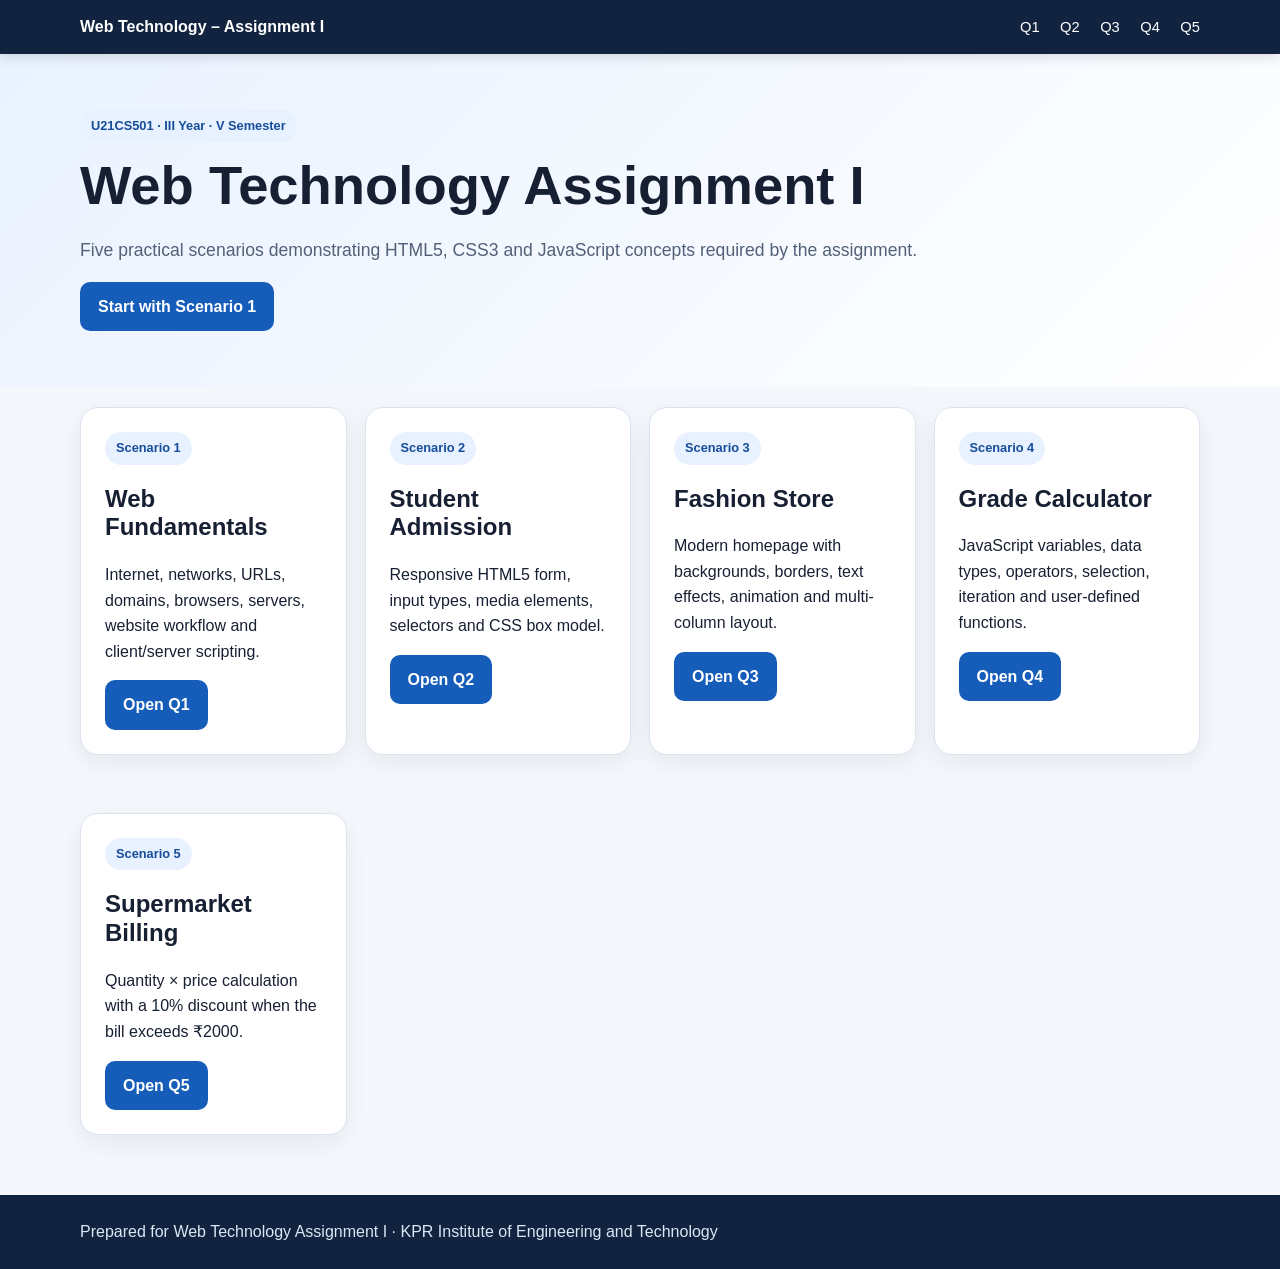
<file: index.html>
<!DOCTYPE html>
<html lang="en">
<head>
<meta charset="UTF-8">
<meta name="viewport" content="width=device-width,initial-scale=1.0">
<title>Web Technology Assignment I</title>
<link rel="stylesheet" href="styles.css">
</head>
<body>
<nav class="nav">
<div class="container">
<div class="brand">Web Technology – Assignment I</div>
<div>
<a href="q1_web_concepts.html">Q1</a>
<a href="q2_admission.html">Q2</a>
<a href="q3_fashion.html">Q3</a>
<a href="q4_grade.html">Q4</a>
<a href="q5_billing.html">Q5</a>
</div>
</div>
</nav>
<header class="hero">
<div class="container">
<span class="pill">U21CS501 · III Year · V Semester</span>
<h1>Web Technology Assignment I</h1>
<p class="lead">Five practical scenarios demonstrating HTML5, CSS3 and JavaScript concepts required by the assignment.</p>
<a class="btn" href="q1_web_concepts.html">Start with Scenario 1</a>
</div>
</header>
<main class="container">
<div class="grid">
<div class="card">
<span class="pill">Scenario 1</span>
<h2>Web Fundamentals</h2>
<p>Internet, networks, URLs, domains, browsers, servers, website workflow and client/server scripting.</p>
<a class="btn" href="q1_web_concepts.html">Open Q1</a>
</div>
<div class="card">
<span class="pill">Scenario 2</span>
<h2>Student Admission</h2>
<p>Responsive HTML5 form, input types, media elements, selectors and CSS box model.</p>
<a class="btn" href="q2_admission.html">Open Q2</a>
</div>
<div class="card">
<span class="pill">Scenario 3</span>
<h2>Fashion Store</h2>
<p>Modern homepage with backgrounds, borders, text effects, animation and multi-column layout.</p>
<a class="btn" href="q3_fashion.html">Open Q3</a>
</div>
<div class="card">
<span class="pill">Scenario 4</span>
<h2>Grade Calculator</h2>
<p>JavaScript variables, data types, operators, selection, iteration and user-defined functions.</p>
<a class="btn" href="q4_grade.html">Open Q4</a>
</div>
<div class="card">
<span class="pill">Scenario 5</span>
<h2>Supermarket Billing</h2>
<p>Quantity × price calculation with a 10% discount when the bill exceeds ₹2000.</p>
<a class="btn" href="q5_billing.html">Open Q5</a>
</div>
</div>
</main>
<footer class="footer">
<div class="container">Prepared for Web Technology Assignment I · KPR Institute of Engineering and Technology</div>
</footer>
</body>
</html>
</file>
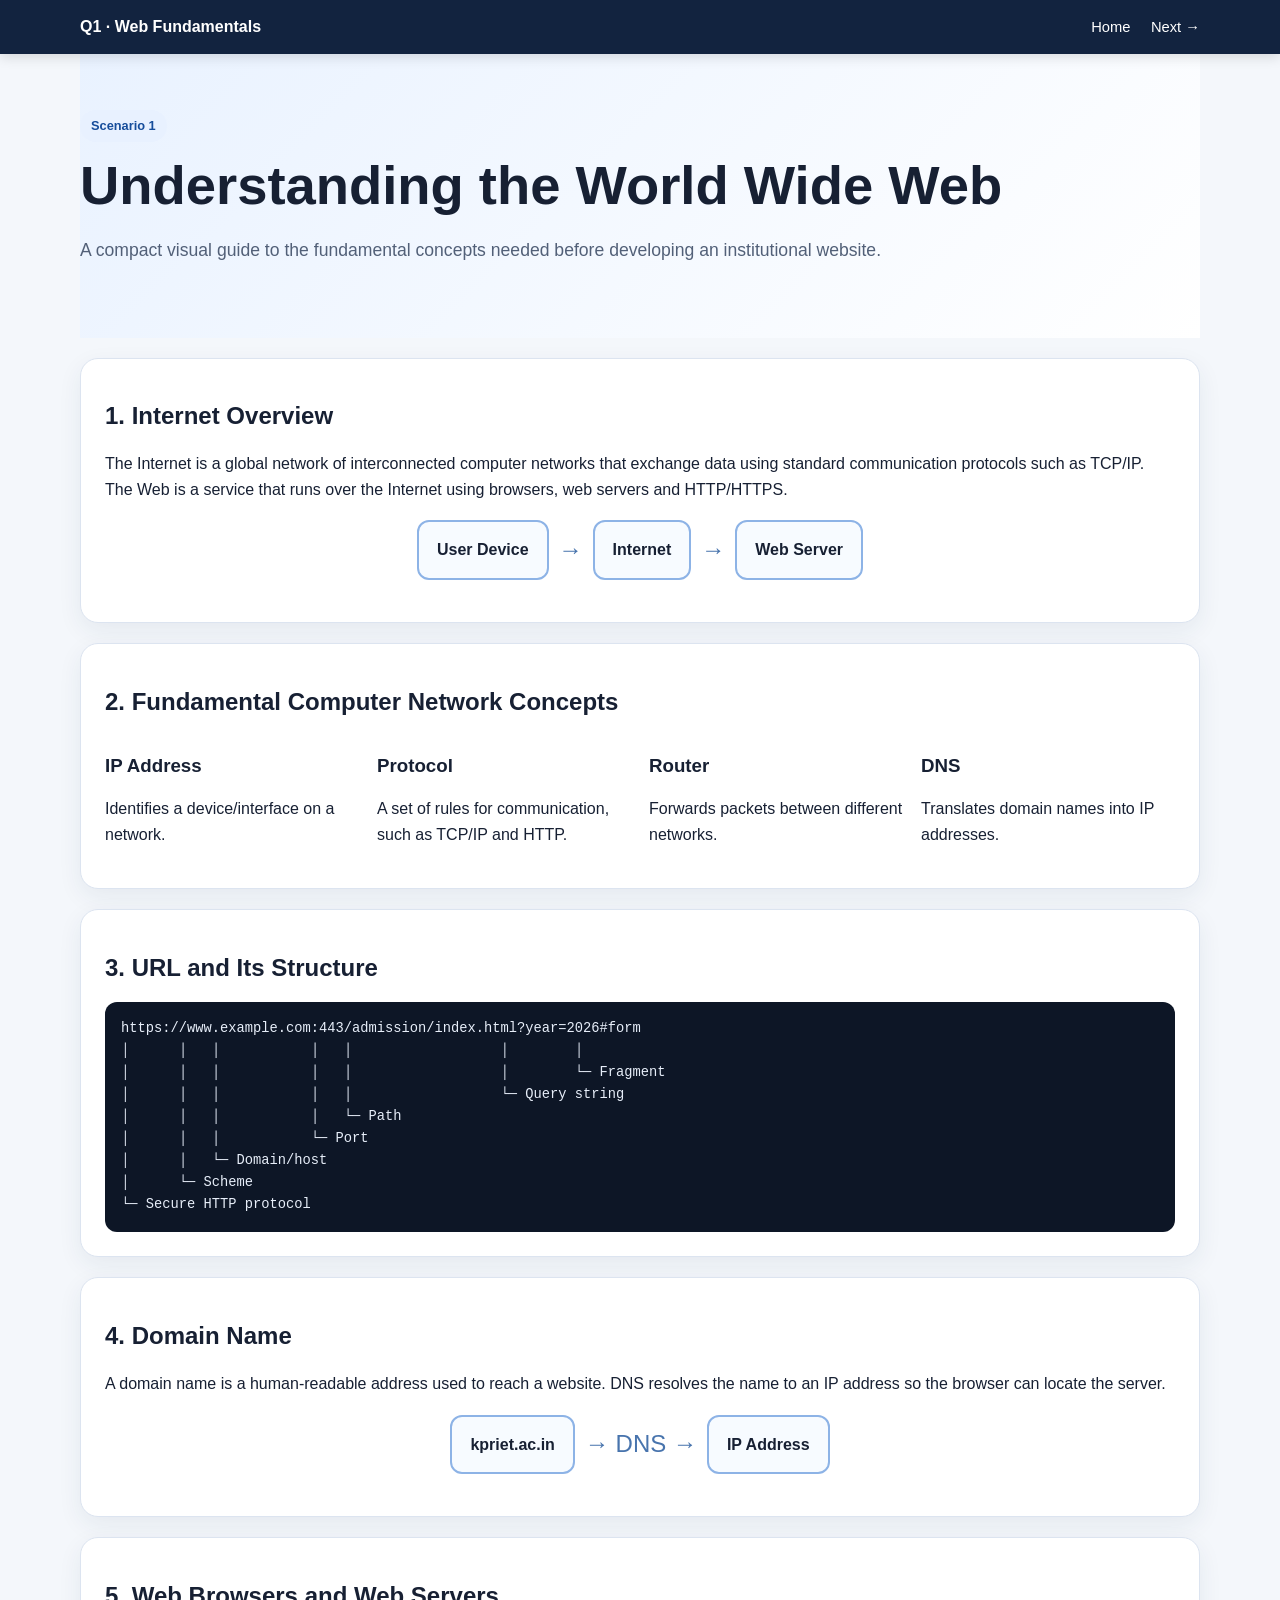
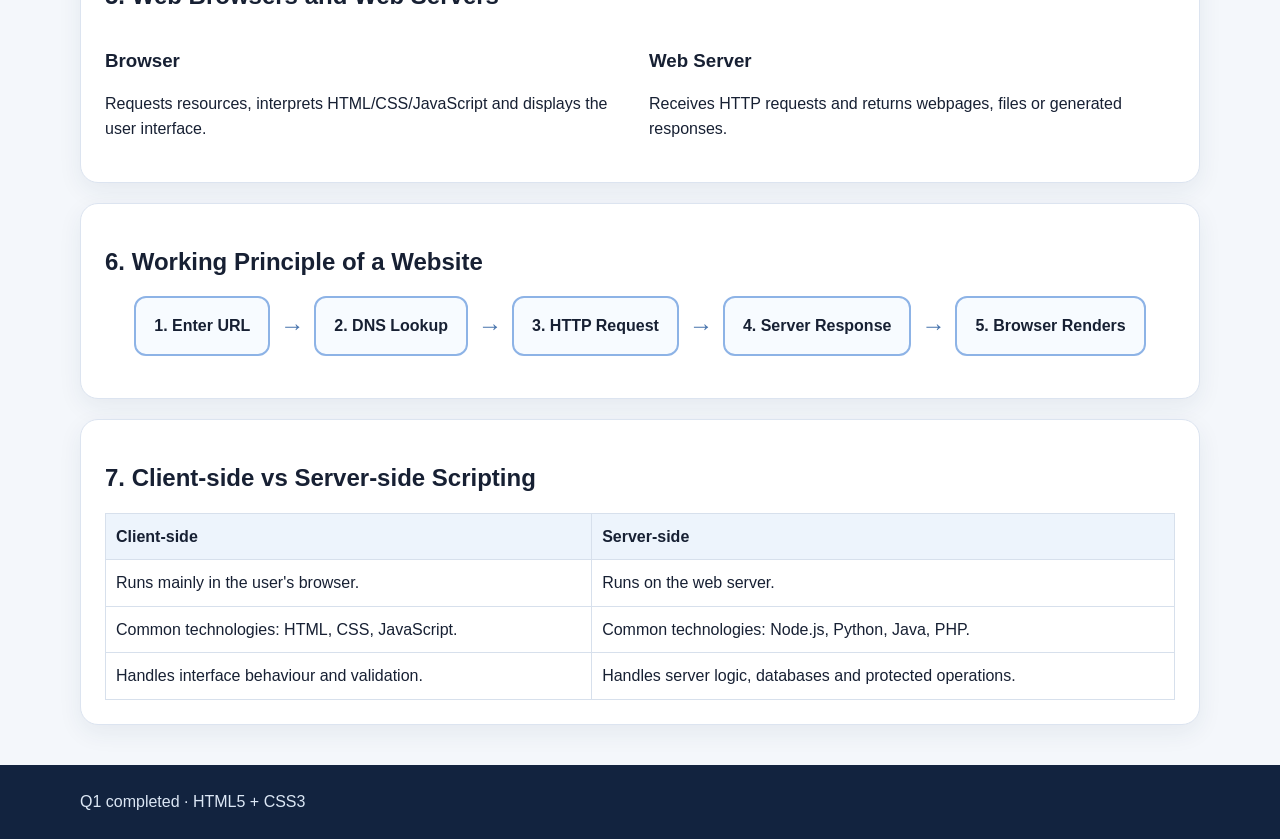
<file: q1_web_concepts.html>
<!DOCTYPE html>
<html lang="en">
<head>
<meta charset="UTF-8">
<meta name="viewport" content="width=device-width,initial-scale=1.0">
<title>Q1 – Web Fundamentals</title>
<link rel="stylesheet" href="styles.css">
</head>
<body>
<nav class="nav">
<div class="container">
<div class="brand">Q1 · Web Fundamentals</div>
<div>
<a href="index.html">Home</a>
<a href="q2_admission.html">Next →</a>
</div>
</div>
</nav>
<main class="container">
<section class="hero">
<span class="pill">Scenario 1</span>
<h1>Understanding the World Wide Web</h1>
<p class="lead">A compact visual guide to the fundamental concepts needed before developing an institutional website.</p>
</section>
<section class="card">
<h2>1. Internet Overview</h2>
<p>The Internet is a global network of interconnected computer networks that exchange data using standard communication protocols such as TCP/IP. The Web is a service that runs over the Internet using browsers, web servers and HTTP/HTTPS.</p>
<div class="diagram">
<div class="node">User Device</div>
<div class="arrow">→</div>
<div class="node">Internet</div>
<div class="arrow">→</div>
<div class="node">Web Server</div>
</div>
</section>
<section class="card">
<h2>2. Fundamental Computer Network Concepts</h2>
<div class="grid">
<div>
<h3>IP Address</h3>
<p>Identifies a device/interface on a network.</p>
</div>
<div>
<h3>Protocol</h3>
<p>A set of rules for communication, such as TCP/IP and HTTP.</p>
</div>
<div>
<h3>Router</h3>
<p>Forwards packets between different networks.</p>
</div>
<div>
<h3>DNS</h3>
<p>Translates domain names into IP addresses.</p>
</div>
</div>
</section>
<section class="card">
<h2>3. URL and Its Structure</h2>
<div class="code">https://www.example.com:443/admission/index.html?year=2026#form
│      │   │           │   │                  │        │
│      │   │           │   │                  │        └─ Fragment
│      │   │           │   │                  └─ Query string
│      │   │           │   └─ Path
│      │   │           └─ Port
│      │   └─ Domain/host
│      └─ Scheme
└─ Secure HTTP protocol</div>
</section>
<section class="card">
<h2>4. Domain Name</h2>
<p>A domain name is a human-readable address used to reach a website. DNS resolves the name to an IP address so the browser can locate the server.</p>
<div class="diagram">
<div class="node">kpriet.ac.in</div>
<div class="arrow">→ DNS →</div>
<div class="node">IP Address</div>
</div>
</section>
<section class="card">
<h2>5. Web Browsers and Web Servers</h2>
<div class="grid">
<div>
<h3>Browser</h3>
<p>Requests resources, interprets HTML/CSS/JavaScript and displays the user interface.</p>
</div>
<div>
<h3>Web Server</h3>
<p>Receives HTTP requests and returns webpages, files or generated responses.</p>
</div>
</div>
</section>
<section class="card">
<h2>6. Working Principle of a Website</h2>
<div class="diagram">
<div class="node">1. Enter URL</div>
<div class="arrow">→</div>
<div class="node">2. DNS Lookup</div>
<div class="arrow">→</div>
<div class="node">3. HTTP Request</div>
<div class="arrow">→</div>
<div class="node">4. Server Response</div>
<div class="arrow">→</div>
<div class="node">5. Browser Renders</div>
</div>
</section>
<section class="card">
<h2>7. Client-side vs Server-side Scripting</h2>
<div class="table-wrap">
<table>
<tr>
<th>Client-side</th>
<th>Server-side</th>
</tr>
<tr>
<td>Runs mainly in the user's browser.</td>
<td>Runs on the web server.</td>
</tr>
<tr>
<td>Common technologies: HTML, CSS, JavaScript.</td>
<td>Common technologies: Node.js, Python, Java, PHP.</td>
</tr>
<tr>
<td>Handles interface behaviour and validation.</td>
<td>Handles server logic, databases and protected operations.</td>
</tr>
</table>
</div>
</section>
</main>
<footer class="footer">
<div class="container">Q1 completed · HTML5 + CSS3</div>
</footer>
</body>
</html>
</file>
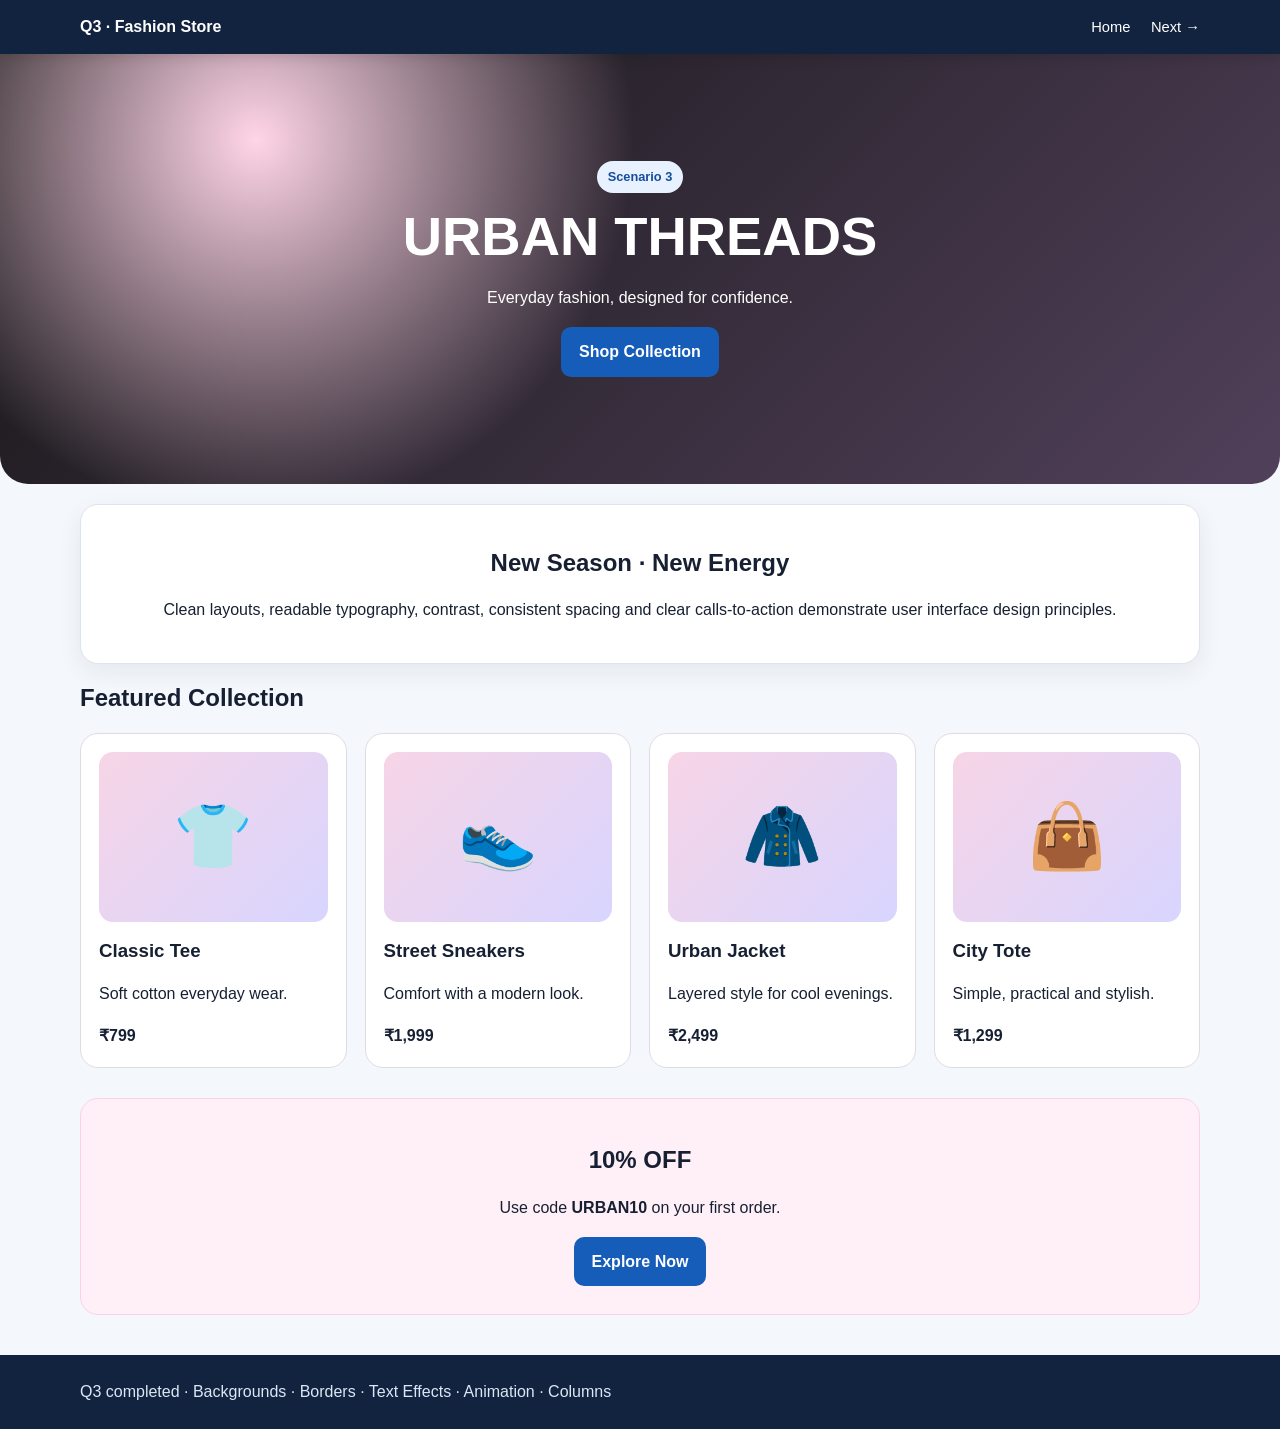
<file: q3_fashion.html>
<!DOCTYPE html>
<html lang="en">
<head>
<meta charset="UTF-8">
<meta name="viewport" content="width=device-width,initial-scale=1.0">
<title>Q3 – Fashion Store</title>
<link rel="stylesheet" href="styles.css">
</head>
<body>
<nav class="nav">
<div class="container">
<div class="brand">Q3 · Fashion Store</div>
<div>
<a href="index.html">Home</a>
<a href="q4_grade.html">Next →</a>
</div>
</div>
</nav>
<header class="fashion-hero">
<div>
<span class="pill">Scenario 3</span>
<h1>URBAN THREADS</h1>
<p>Everyday fashion, designed for confidence.</p>
<a class="btn" href="#products">Shop Collection</a>
</div>
</header>
<main class="container">
<section class="card" style="text-align:center">
<h2>New Season · New Energy</h2>
<p>Clean layouts, readable typography, contrast, consistent spacing and clear calls-to-action demonstrate user interface design principles.</p>
</section>
<section id="products">
<h2>Featured Collection</h2>
<div class="products">
<article class="product">
<div class="product-art">👕</div>
<h3>Classic Tee</h3>
<p>Soft cotton everyday wear.</p>
<strong>₹799</strong>
</article>
<article class="product">
<div class="product-art">👟</div>
<h3>Street Sneakers</h3>
<p>Comfort with a modern look.</p>
<strong>₹1,999</strong>
</article>
<article class="product">
<div class="product-art">🧥</div>
<h3>Urban Jacket</h3>
<p>Layered style for cool evenings.</p>
<strong>₹2,499</strong>
</article>
<article class="product">
<div class="product-art">👜</div>
<h3>City Tote</h3>
<p>Simple, practical and stylish.</p>
<strong>₹1,299</strong>
</article>
</div>
</section>
<section class="cta">
<h2>10% OFF</h2>
<p>Use code <strong>URBAN10</strong> on your first order.</p>
<a class="btn" href="#products">Explore Now</a>
</section>
</main>
<footer class="footer">
<div class="container">Q3 completed · Backgrounds · Borders · Text Effects · Animation · Columns</div>
</footer>
</body>
</html>
</file>
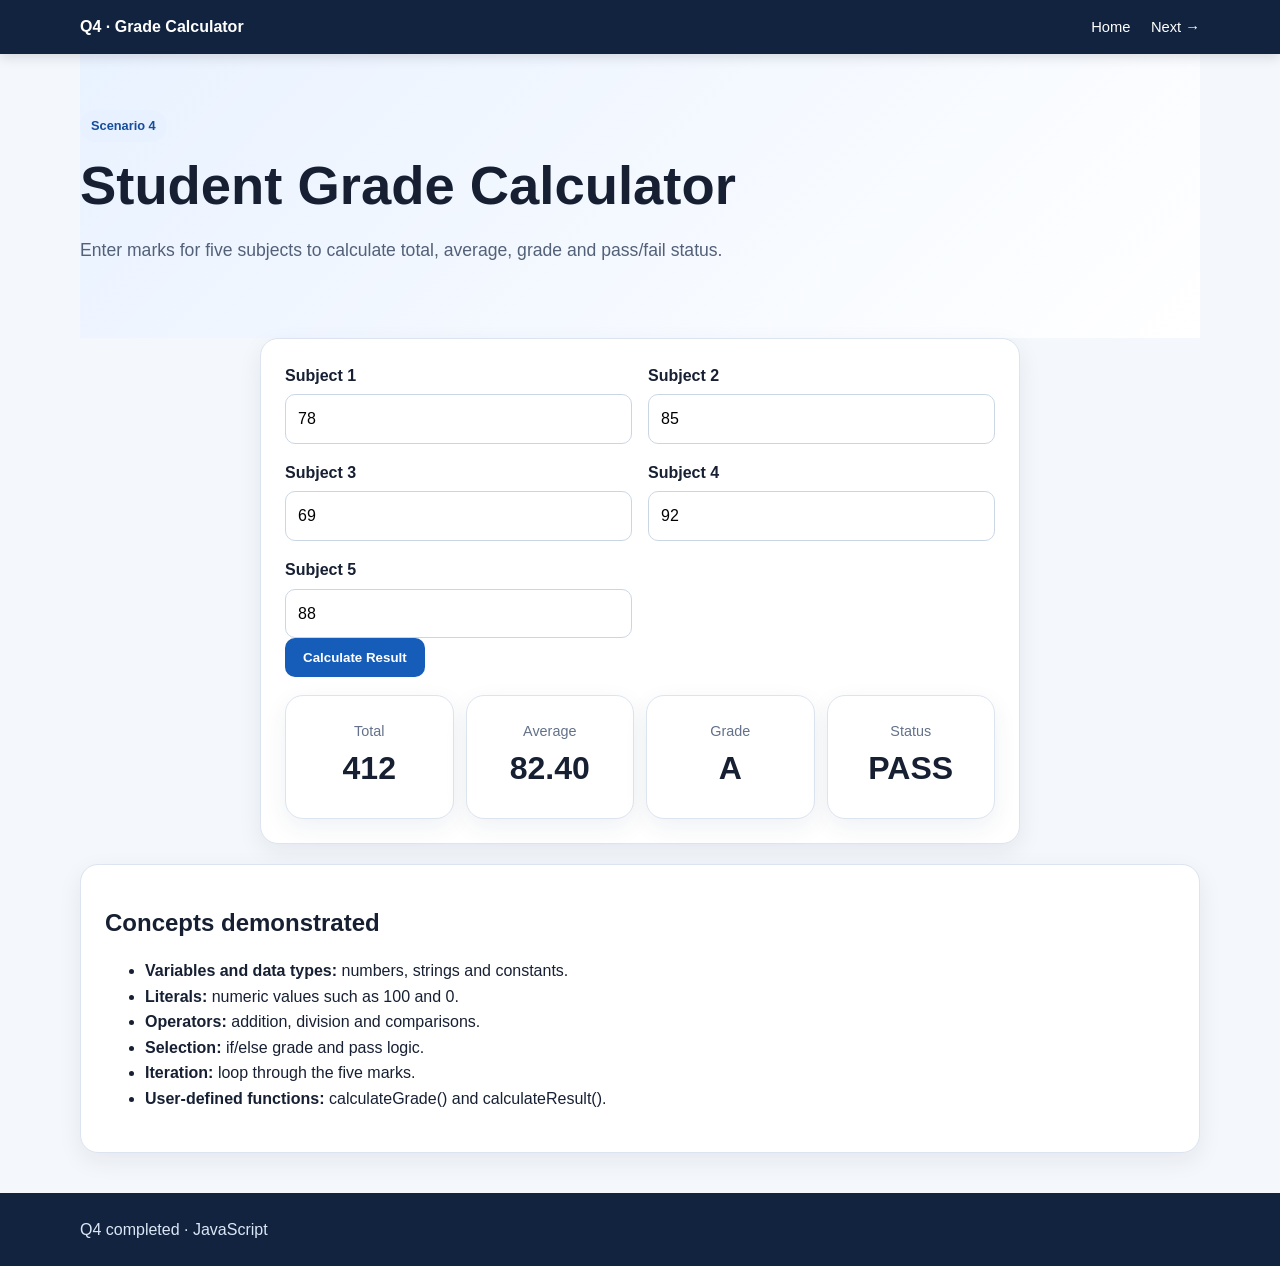
<file: q4_grade.html>
<!DOCTYPE html>
<html lang="en">
<head>
<meta charset="UTF-8">
<meta name="viewport" content="width=device-width,initial-scale=1.0">
<title>Q4 – Grade Calculator</title>
<link rel="stylesheet" href="styles.css">
</head>
<body>
<nav class="nav">
<div class="container">
<div class="brand">Q4 · Grade Calculator</div>
<div>
<a href="index.html">Home</a>
<a href="q5_billing.html">Next →</a>
</div>
</div>
</nav>
<main class="container">
<section class="hero">
<span class="pill">Scenario 4</span>
<h1>Student Grade Calculator</h1>
<p class="lead">Enter marks for five subjects to calculate total, average, grade and pass/fail status.</p>
</section>
<section class="card grade">
<form id="gradeForm">
<div class="form-grid">
<div>
<label for="s1">Subject 1</label>
<input class="mark" id="s1" type="number" min="0" max="100" value="78" required>
</div>
<div>
<label for="s2">Subject 2</label>
<input class="mark" id="s2" type="number" min="0" max="100" value="85" required>
</div>
<div>
<label for="s3">Subject 3</label>
<input class="mark" id="s3" type="number" min="0" max="100" value="69" required>
</div>
<div>
<label for="s4">Subject 4</label>
<input class="mark" id="s4" type="number" min="0" max="100" value="92" required>
</div>
<div>
<label for="s5">Subject 5</label>
<input class="mark" id="s5" type="number" min="0" max="100" value="88" required>
</div>
</div>
<button type="submit">Calculate Result</button>
</form>
<div class="summary">
<div class="card">
<div class="small">Total</div>
<div class="stat" id="total">—</div>
</div>
<div class="card">
<div class="small">Average</div>
<div class="stat" id="average">—</div>
</div>
<div class="card">
<div class="small">Grade</div>
<div class="stat" id="grade">—</div>
</div>
<div class="card">
<div class="small">Status</div>
<div class="stat" id="status">—</div>
</div>
</div>
</section>
<section class="card">
<h2>Concepts demonstrated</h2>
<ul>
<li>
<strong>Variables and data types:</strong> numbers, strings and constants.</li>
<li>
<strong>Literals:</strong> numeric values such as 100 and 0.</li>
<li>
<strong>Operators:</strong> addition, division and comparisons.</li>
<li>
<strong>Selection:</strong> if/else grade and pass logic.</li>
<li>
<strong>Iteration:</strong> loop through the five marks.</li>
<li>
<strong>User-defined functions:</strong> calculateGrade() and calculateResult().</li>
</ul>
</section>
</main>
<footer class="footer">
<div class="container">Q4 completed · JavaScript</div>
</footer>
<script src="script.js">
</script>
</body>
</html>
</file>
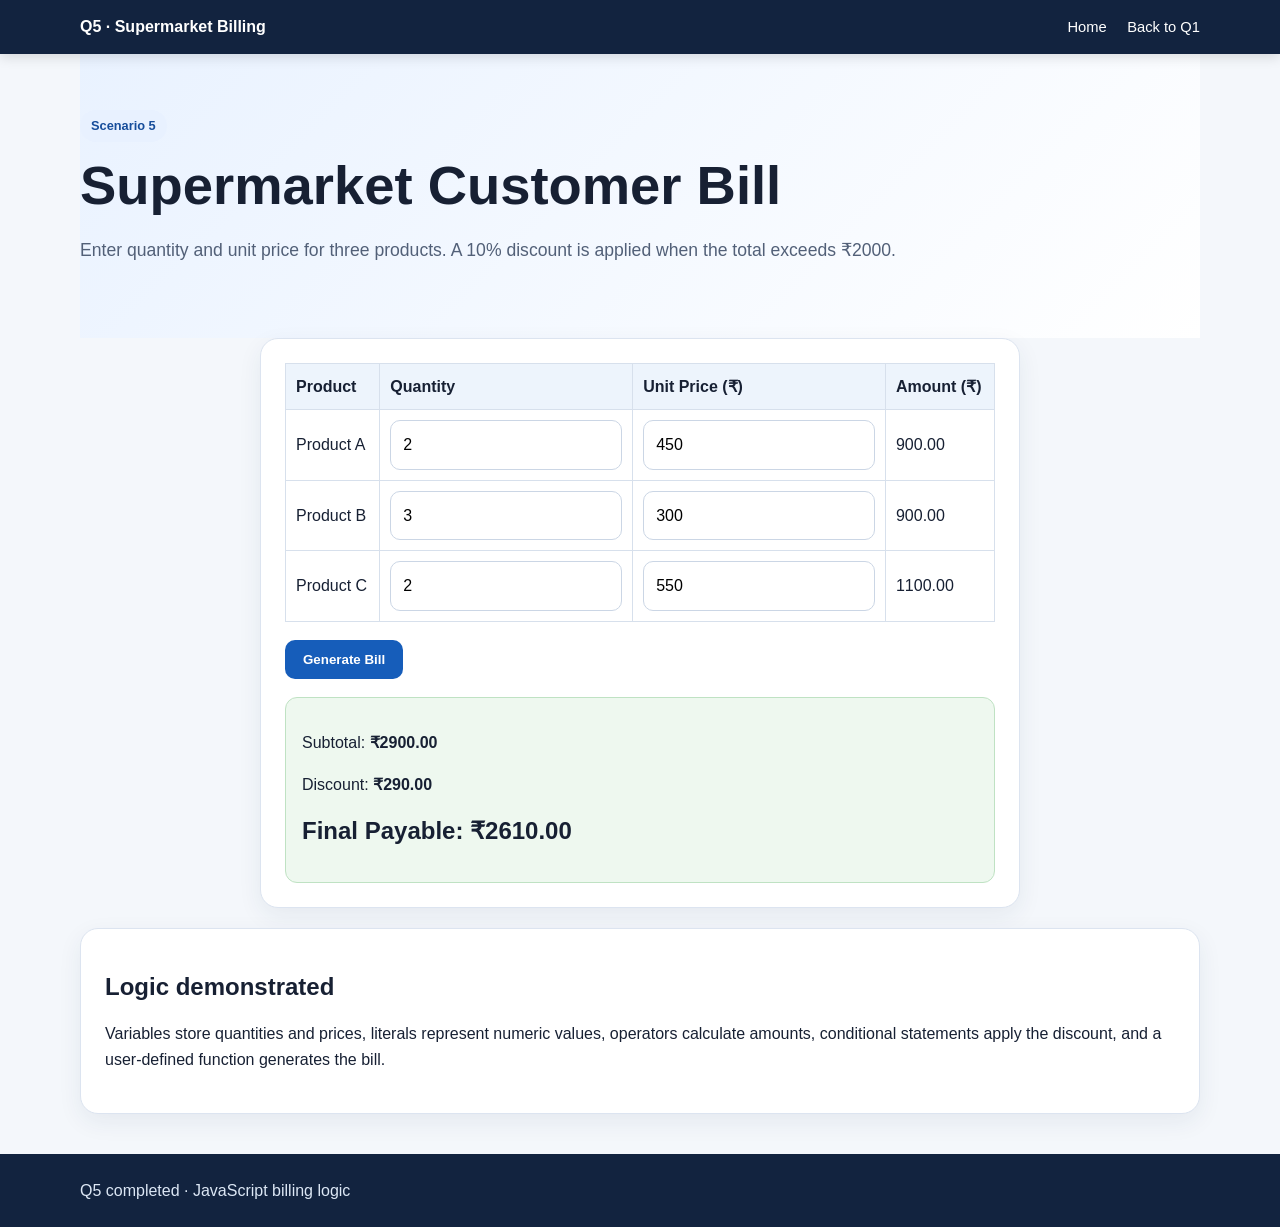
<file: q5_billing.html>
<!DOCTYPE html>
<html lang="en">
<head>
<meta charset="UTF-8">
<meta name="viewport" content="width=device-width,initial-scale=1.0">
<title>Q5 – Supermarket Billing</title>
<link rel="stylesheet" href="styles.css">
</head>
<body>
<nav class="nav">
<div class="container">
<div class="brand">Q5 · Supermarket Billing</div>
<div>
<a href="index.html">Home</a>
<a href="q1_web_concepts.html">Back to Q1</a>
</div>
</div>
</nav>
<main class="container">
<section class="hero">
<span class="pill">Scenario 5</span>
<h1>Supermarket Customer Bill</h1>
<p class="lead">Enter quantity and unit price for three products. A 10% discount is applied when the total exceeds ₹2000.</p>
</section>
<section class="card bill">
<div class="table-wrap">
<table>
<thead>
<tr>
<th>Product</th>
<th>Quantity</th>
<th>Unit Price (₹)</th>
<th>Amount (₹)</th>
</tr>
</thead>
<tbody>
<tr>
<td>Product A</td>
<td>
<input class="qty" id="q1" type="number" min="0" value="2">
</td>
<td>
<input class="price" id="p1" type="number" min="0" value="450">
</td>
<td id="a1">—</td>
</tr>
<tr>
<td>Product B</td>
<td>
<input class="qty" id="q2" type="number" min="0" value="3">
</td>
<td>
<input class="price" id="p2" type="number" min="0" value="300">
</td>
<td id="a2">—</td>
</tr>
<tr>
<td>Product C</td>
<td>
<input class="qty" id="q3" type="number" min="0" value="2">
</td>
<td>
<input class="price" id="p3" type="number" min="0" value="550">
</td>
<td id="a3">—</td>
</tr>
</tbody>
</table>
</div>
<button id="billBtn" style="margin-top:18px">Generate Bill</button>
<div class="result" id="billResult">
<p>Subtotal: <strong>₹<span id="subtotal">—</span>
</strong>
</p>
<p>Discount: <strong>₹<span id="discount">—</span>
</strong>
</p>
<h2>Final Payable: ₹<span id="finalAmount">—</span>
</h2>
</div>
</section>
<section class="card">
<h2>Logic demonstrated</h2>
<p>Variables store quantities and prices, literals represent numeric values, operators calculate amounts, conditional statements apply the discount, and a user-defined function generates the bill.</p>
</section>
</main>
<footer class="footer">
<div class="container">Q5 completed · JavaScript billing logic</div>
</footer>
<script src="script.js">
</script>
</body>
</html>
</file>
<file: styles.css>
*{
box-sizing:border-box
}
html{
scroll-behavior:smooth
}
body{
margin:0;
font-family:Inter,Segoe UI,Arial,sans-serif;
background:#f4f7fb;
color:#172033;
line-height:1.6
}
.container{
width:min(1120px,92%);
margin:auto
}
.nav{
background:#12233f;
color:#fff;
position:sticky;
top:0;
z-index:10;
box-shadow:0 3px 12px #0002
}
.nav .container{
display:flex;
align-items:center;
justify-content:space-between;
padding:14px 0
}
.brand{
font-weight:800
}
.nav a{
color:#fff;
text-decoration:none;
margin-left:16px;
font-size:.92rem
}
.hero{
padding:56px 0;
background:linear-gradient(135deg,#e9f2ff,#fff)
}
h1,h2,h3{
line-height:1.2
}
h1{
font-size:clamp(2rem,5vw,3.4rem);
margin:.2em 0
}
.lead{
font-size:1.1rem;
color:#526078
}
.card{
background:#fff;
border:1px solid #dce4f0;
border-radius:18px;
padding:24px;
box-shadow:0 8px 25px #223b5a12;
margin:20px 0
}
.grid{
display:grid;
grid-template-columns:repeat(auto-fit,minmax(240px,1fr));
gap:18px
}
.pill{
display:inline-block;
padding:6px 11px;
border-radius:999px;
background:#e8f1ff;
color:#164d9b;
font-weight:700;
font-size:.8rem
}
.diagram{
display:flex;
gap:10px;
align-items:center;
justify-content:center;
flex-wrap:wrap;
margin:18px 0
}
.node{
padding:15px 18px;
border:2px solid #8db3e6;
border-radius:12px;
background:#f7fbff;
text-align:center;
font-weight:700
}
.arrow{
font-size:1.5rem;
color:#4874ad
}
.table-wrap{
overflow:auto
}
table{
width:100%;
border-collapse:collapse;
background:#fff
}
th,td{
border:1px solid #d7e0ec;
padding:10px;
text-align:left
}
th{
background:#edf4fc
}
.form-grid{
display:grid;
grid-template-columns:repeat(2,1fr);
gap:16px
}
.full{
grid-column:1/-1
}
label{
font-weight:700;
display:block;
margin-bottom:6px
}
input,select,textarea{
width:100%;
padding:11px 12px;
border:1px solid #cbd6e5;
border-radius:10px;
font:inherit
}
input:focus,select:focus,textarea:focus{
outline:3px solid #d8e9ff;
border-color:#4f91e8
}
button,.btn{
border:0;
background:#165dba;
color:white;
padding:12px 18px;
border-radius:10px;
font-weight:800;
cursor:pointer;
text-decoration:none;
display:inline-block
}
.result{
margin-top:18px;
padding:16px;
border-radius:12px;
background:#eef8ef;
border:1px solid #bfe2c3
}
.media{
display:grid;
grid-template-columns:1fr 1fr;
gap:16px
}
.media img,.media video{
width:100%;
border-radius:14px;
border:1px solid #ccd8e6
}
.code{
background:#0d1626;
color:#e7eef9;
padding:16px;
border-radius:12px;
overflow:auto;
font-family:Consolas,monospace;
font-size:.86rem;
white-space:pre-wrap
}
.fashion-hero{
min-height:430px;
display:grid;
place-items:center;
text-align:center;
background:radial-gradient(circle at 20% 20%,#ffd5e7,transparent 35%),linear-gradient(135deg,#151515,#51405a);
color:white;
border-radius:0 0 28px 28px
}
.fashion-hero h1{
animation:float 3s ease-in-out infinite
}
.products{
display:grid;
grid-template-columns:repeat(4,1fr);
gap:18px
}
.product{
background:#fff;
border:1px solid #e0dbe2;
border-radius:18px;
padding:18px;
transition:transform .25s,box-shadow .25s
}
.product:hover{
transform:translateY(-7px);
box-shadow:0 15px 35px #0002
}
.product-art{
height:170px;
border-radius:14px;
background:linear-gradient(135deg,#f7d5e6,#d8d5ff);
display:grid;
place-items:center;
font-size:4rem
}
.cta{
margin:30px 0;
padding:28px;
border-radius:18px;
background:#fff0f7;
border:1px solid #ffd0e5;
text-align:center
}
.stat{
font-size:2rem;
font-weight:900
}
.footer{
margin-top:40px;
padding:24px 0;
background:#12233f;
color:#dce7f5
}
.grade,.bill{
max-width:760px;
margin:auto
}
.summary{
display:grid;
grid-template-columns:repeat(4,1fr);
gap:12px;
margin-top:18px
}
.summary .card{
margin:0;
text-align:center
}
.notice{
padding:12px 14px;
border-left:5px solid #3f83d8;
background:#edf5ff;
border-radius:8px
}
.small{
font-size:.9rem;
color:#63718a
}
@keyframes float{
0%,100%{
transform:translateY(0)
}
50%{
transform:translateY(-10px)
}

}
@media(max-width:800px){
.form-grid,.media{
grid-template-columns:1fr
}
.products{
grid-template-columns:repeat(2,1fr)
}
.summary{
grid-template-columns:repeat(2,1fr)
}
.nav .container{
flex-direction:column;
gap:8px
}
.nav a{
margin:0 7px
}

}
@media(max-width:480px){
.products{
grid-template-columns:1fr
}
.summary{
grid-template-columns:1fr
}

}
</file>
